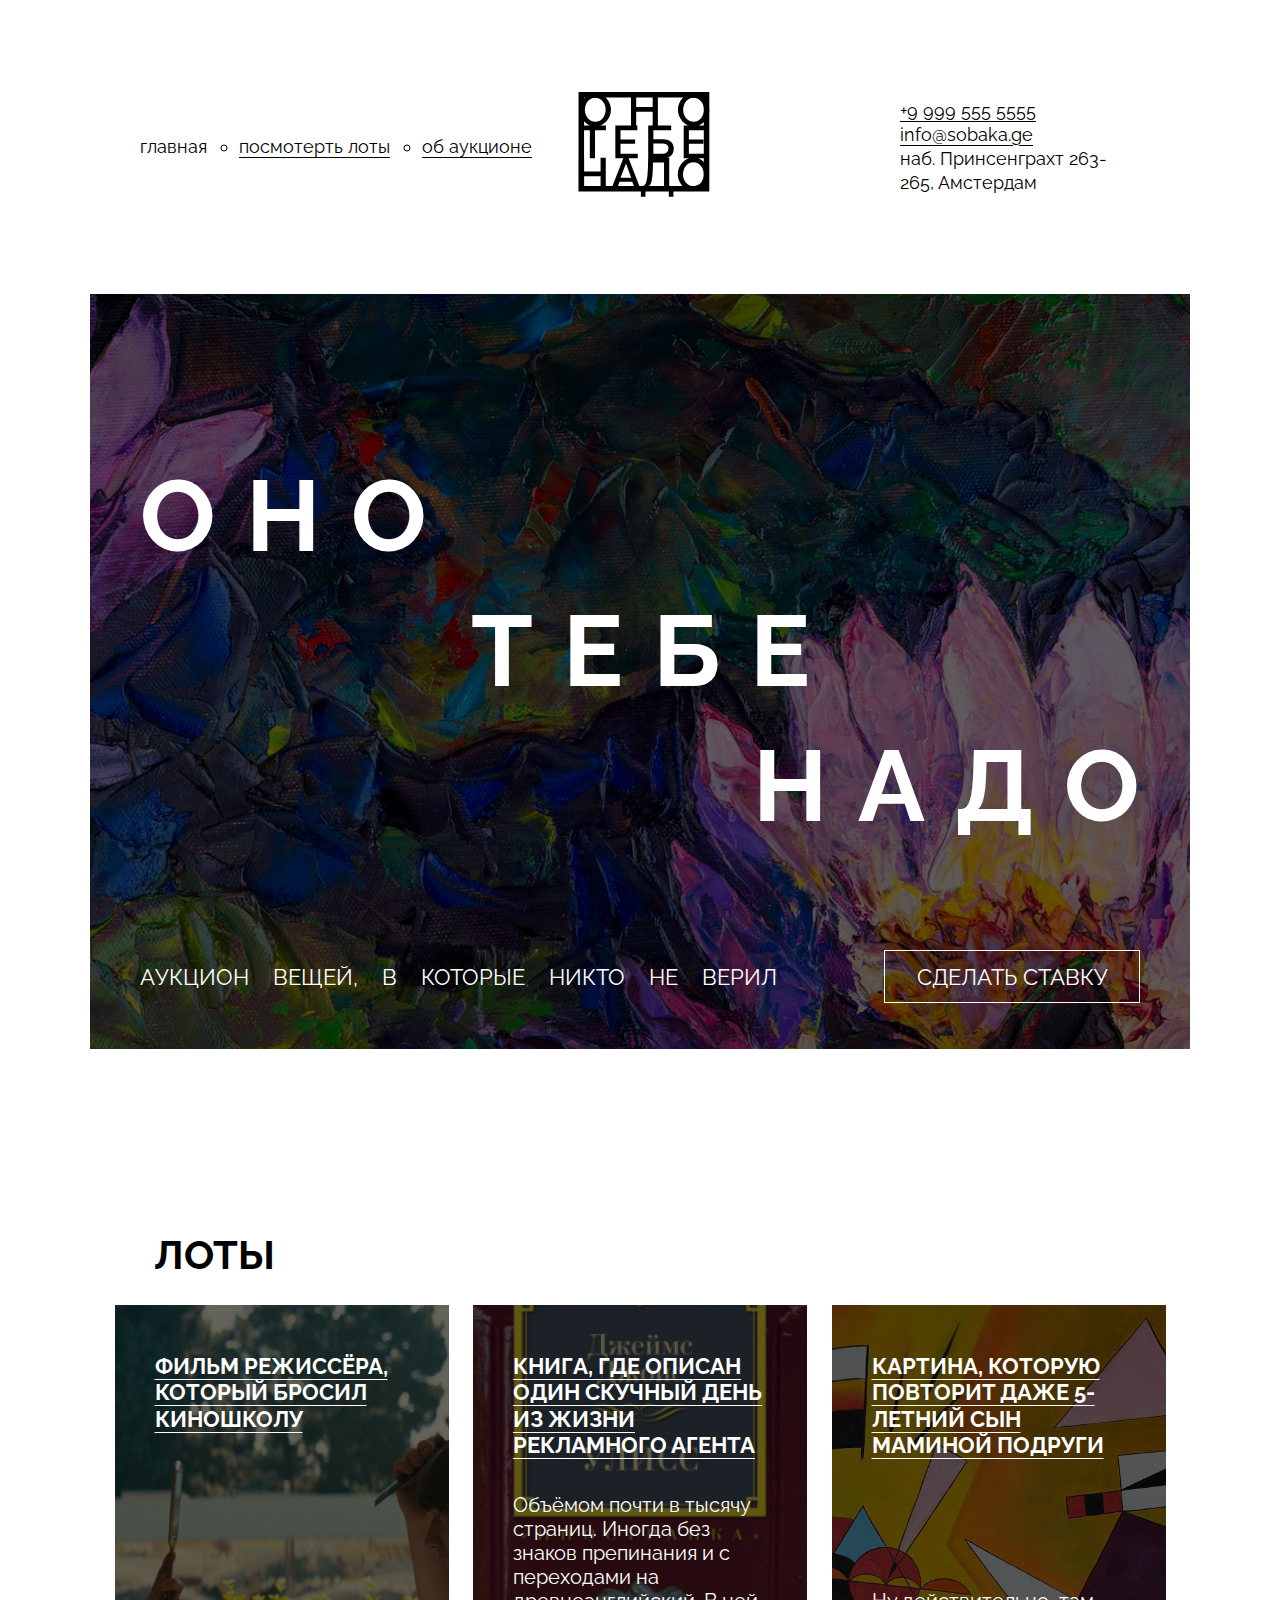
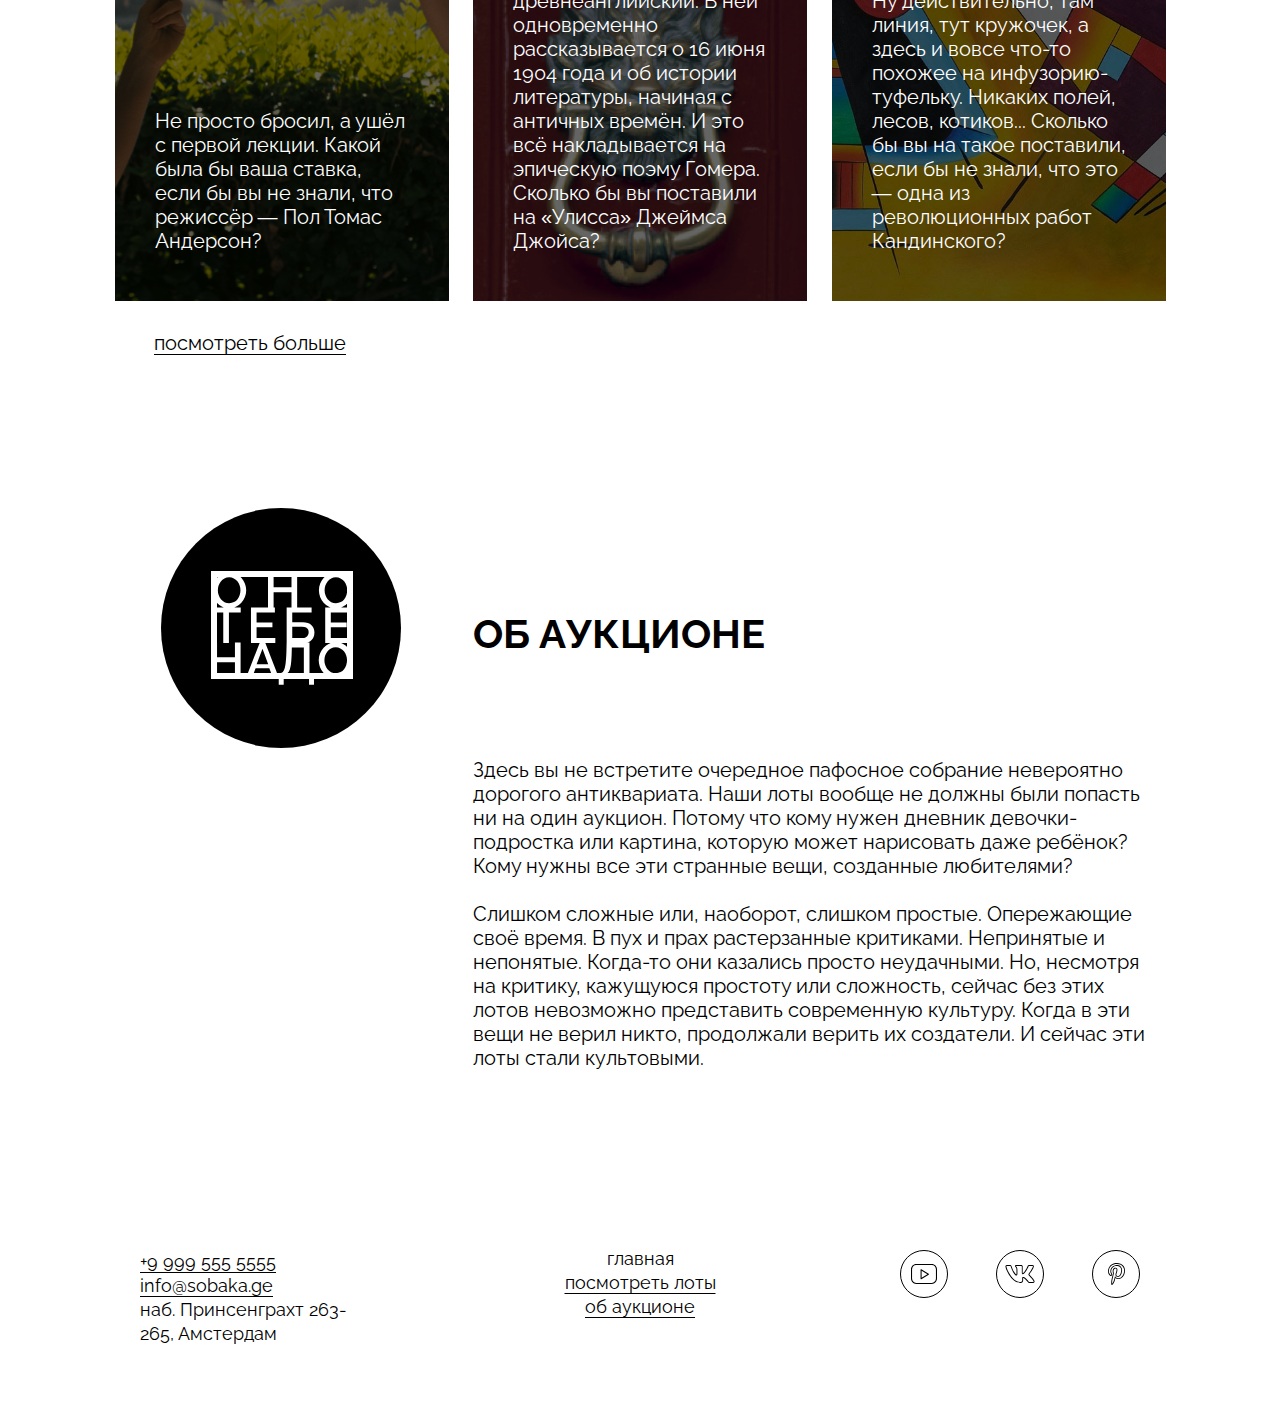
<file: index.html>
<!DOCTYPE html>
<html lang="ru">
  <head>
    <meta charset="UTF-8" />
    <meta http-equiv="X-UA-Compatible" content="IE=edge" />
    <meta name="viewport" content="width=device-width, initial-scale=1.0" />
    <title>Оно тебе надо — аукцион вещей, в которые никто не верил</title>
    <link rel="stylesheet" href="./fonts/fonts.css" />
    <link rel="stylesheet" href="./styles/global.css" />
    <link rel="stylesheet" href="./styles/style.css" />
  </head>
  <body>
    <header class="header">
      <nav class="header__menu">
        <ul class="header__menu-list">
          <li class="header__links-list-item_no-bullit">
            <a class="header__link header__link_active">главная</a>
          </li>
          <li>
            <a class="header__link underline-position" href="#0">посмотерть лоты</a>
          </li>
          <li>
            <a class="header__link underline-position" href="#0">об аукционе</a>
          </li>
        </ul>
      </nav>
      <a class="header__logo">
        <img
          src="./images/logo-black.svg"
          class="header__logo-image"
          alt="logo-image"
        />
      </a>
      <address class="address header__address">
        <a href="tel:+99995555555" class="underline-position"
          >+9 999 555 5555</a
        >
        <a href="mailto:info@sobaka.ge" class="underline-position"
          >info@sobaka.ge</a
        >
        <br />наб. Принсенграхт 263-<br />
        265, Амстердам
      </address>
    </header>
    <main>
      <section class="cover">
        <div class="overlay"></div>
        <h1 class="cover__title">
          <span class="aligned-text">оно</span>
          <span class="aligned-text_center">тебе</span>
          <span class="aligned-text_right">надо</span>
        </h1>
        <div class="cover__description">
          <p class="cover__description-text">
            Аукцион вещей, в которые никто не верил
          </p>
          <button class="bet-button" type="button">Сделать ставку</button>
        </div>
      </section>
      <section class="lots">
        <h2 class="lots__heading">Лоты</h2>
        <ul class="lots__card-list">
          <li class="lots__card-list-item">
            <a class="card-link" href="#0">
              <article class="card card_type_film">
                <div class="overlay"></div>
                <h3 class="card__title">
                  Фильм режиссёра, который бросил киношколу
                </h3>
                <p class="card__text">
                  Не просто бросил, а ушёл с первой лекции. Какой была бы ваша
                  ставка, если бы вы не знали, что режиссёр — Пол Томас
                  Андерсон?
                </p>
              </article>
            </a>
          </li>
          <li class="lots__card-list-item">
            <a class="card-link" href="#0">
              <article class="card card_type_book">
                <div class="overlay"></div>
                <h3 class="card__title">
                  Книга, где описан один скучный день из жизни рекламного агента
                </h3>
                <p class="card__text">
                  Объёмом почти в тысячу страниц. Иногда без знаков препинания и
                  с переходами на древнеанглийский. В ней одновременно
                  рассказывается о 16 июня 1904 года и об истории литературы,
                  начиная с античных времён. И это всё накладывается на
                  эпическую поэму Гомера. Сколько бы вы поставили на «Улисса»
                  Джеймса Джойса?
                </p>
              </article>
            </a>
          </li>
          <li class="lots__card-list-item">
            <a class="card-link" href="#0">
              <article class="card card_type_picture">
                <div class="overlay"></div>
                <h3 class="card__title">
                  Картина, которую повторит даже 5-летний сын маминой подруги
                </h3>
                <p class="card__text">
                  Ну действительно, там линия, тут кружочек, а здесь и вовсе
                  что-то похожее на инфузорию-туфельку. Никаких полей, лесов,
                  котиков... Сколько бы вы на такое поставили, если бы не знали,
                  что это — одна из революционных работ Кандинского?
                </p>
              </article>
            </a>
          </li>
        </ul>
        <a class="lots__look-more-link" href="#0">посмотреть больше</a>
      </section>
      <section class="about">
        <div class="about__column">
          <div class="about__logo">
            <img
              class="about__logo-image"
              src="./images/logo-white.svg"
              alt="logo-image"
            />
          </div>
        </div>
        <div class="about__column">
          <h3 class="about__title">Об аукционе</h3>
          <div class="about__text">
            <p>
              Здесь вы не встретите очередное пафосное собрание невероятно
              дорогого антиквариата. Наши лоты вообще не должны были попасть
              ни на один аукцион. Потому что кому нужен дневник девочки-подростка
              или картина, которую может нарисовать даже ребёнок?
              Кому нужны все эти странные вещи, созданные любителями?
            </p>
            <p>
              Слишком сложные или, наоборот, слишком простые. Опережающие
              своё время. В пух и прах растерзанные критиками. Непринятые и
              непонятые. Когда-то они казались просто неудачными. Но,
              несмотря
              на критику, кажущуюся простоту или сложность, сейчас без этих
              лотов невозможно представить современную культуру. Когда в
              эти вещи не верил никто, продолжали верить их создатели. И
              сейчас эти лоты стали культовыми.
            </p>
          </div>
        </div>
      </section>
    </main>
    <footer class="footer">
      <address class="address footer__address">
        <a href="tel:+99995555555" class="underline-position"
          >+9 999 555 5555</a
        >
        <a href="mailto:info@sobaka.ge" class="underline-position"
          >info@sobaka.ge</a
        >
        <br />наб. Принсенграхт 263-265, Амстердам
      </address>
      <nav class="footer__menu">
        <ul class="footer__menu-list">
          <li class="footer__menu-list-item">
            <a class="footer__menu-link footer__menu-link_active">главная</a>
          </li>
          <li class="footer__menu-list-item">
            <a class="footer__menu-link underline-position" href="#0"
              >посмотреть лоты
            </a>
          </li>
          <li class="footer__menu-list-item">
            <a class="footer__menu-link underline-position" href="#0"
              >об аукционе
            </a>
          </li>
        </ul>
      </nav>
      <ul class="footer__social-list">
        <li class="footer__social-list-item">
          <a class="footer__social-link yt" href="#0" target="_blank">
            <div class="footer__social-icon">
              <img src="./images/yt.svg" alt="youtube-logo" />
            </div>
          </a>
        </li>
        <li class="footer__social-list-item">
          <a class="footer__social-link vk" href="#0" target="_blank">
            <div class="footer__social-icon">
              <img src="images/vk.svg" alt="vk-logo" /></div
          ></a>
        </li>
        <li class="footer__social-list-item">
          <a class="footer__social-link pin" href="#0" target="_blank">
            <div class="footer__social-icon">
              <img src="./images/pinterest.svg" alt="pinterest-logo" />
            </div>
          </a>
        </li>
      </ul>
    </footer>
  </body>
</html>
</file>
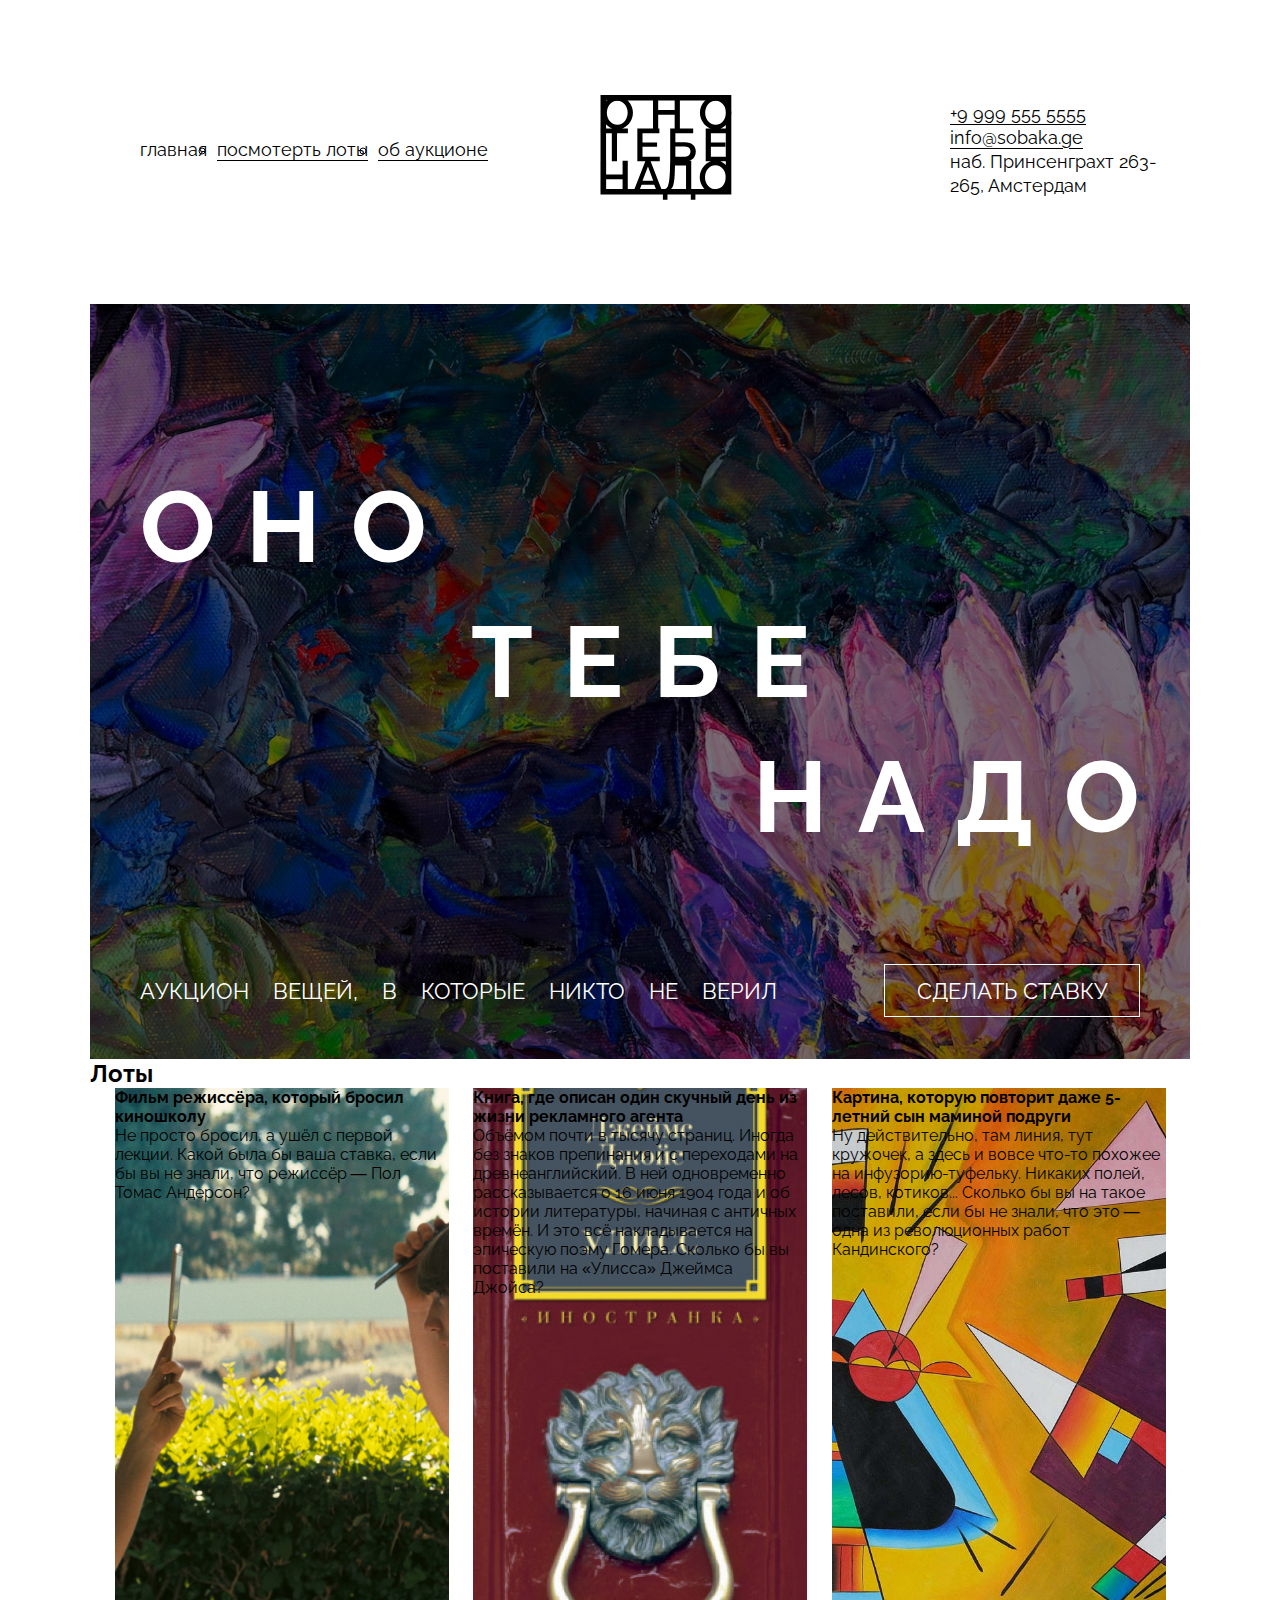
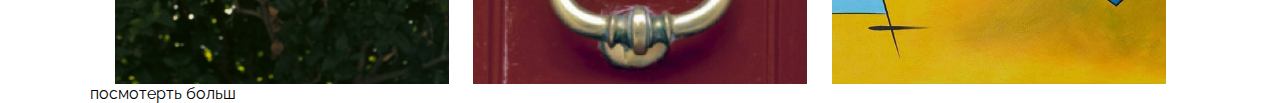
<file: ono-tebe-nado-fd/index.html>
<!DOCTYPE html>
<html lang="ru">
  <head>
    <meta charset="UTF-8" />
    <meta http-equiv="X-UA-Compatible" content="IE=edge" />
    <meta name="viewport" content="width=device-width, initial-scale=1.0" />
    <title>Оно тебе надо — аукцион вещей, в которые никто не верил</title>
    <link rel="stylesheet" href="./fonts/fonts.css" />
    <link rel="stylesheet" href="./styles/global.css" />
    <link rel="stylesheet" href="./styles/style.css" />
  </head>
  <body>
    <header class="header">
      <nav class="header__menu">
        <li class="header__links-list-item_no-bullit">
          <a class="header__link">главная</a>
        </li>
        <li>
          <a class="header__link_active underline-position">посмотерть лоты</a>
        </li>
        <li>
          <a class="header__link_active underline-position">об аукционе</a>
        </li>
      </nav>
      <a class="header__logo">
        <img src="./images/logo-black.svg" class="header__logo-image" />
      </a>
      <adress class="adress header__address">
        <a href="tel:+99995555555" class="underline-position"
          >+9 999 555 5555</a
        >
        <a href="mailto:info@sobaka.ge" class="underline-position"
          >info@sobaka.ge</a
        >
        <br />наб. Принсенграхт 263-<br />
        265, Амстердам
      </adress>
    </header>
    <main>
      <section class="cover">
        <div class="overlay"></div>
        <h1 class="cover__title">
          <span class="aligned-text">оно</span>
          <span class="aligned-text_center">тебе</span>
          <span class="aligned-text_right">надо</span>
        </h1>
        <div class="cover__description">
          <p class="cover__description-text">
            Аукцион вещей, в которые никто не верил
          </p>
          <button class="bet-button">Сделать ставку</button>
        </div>
      </section>
      <section class="lots">
        <h2 class="lots__heading">Лоты</h2>
        <ul class="lots__card-list">
          <li class="lots__card-list-item">
            <a class="card-link">
              <article class="card card_type_film">
                <h4>Фильм режиссёра, который бросил киношколу</h4>
                <p>Не просто бросил, а ушёл с первой лекции. Какой была бы ваша ставка, если бы вы не знали, что режиссёр — Пол Томас Андерсон?</p>
              </article>
            </a>
          </li>
          <li class="lots__card-list-item">
            <a class="card-link">
              <article class="card card_type_book">
                <h4>Книга, где описан один скучный день из жизни рекламного агента</h4>
                <p>Объёмом почти в тысячу страниц. Иногда без знаков препинания и с переходами на древнеанглийский. В ней одновременно рассказывается о 16 июня 1904 года и об истории литературы, начиная с античных времён. И это всё накладывается на эпическую поэму Гомера. Сколько бы вы поставили на «Улисса» Джеймса Джойса?</p>
              </article>
            </a>
          </li>
          <li class="lots__card-list-item">
            <a class="card-link">
              <article class="card card_type_picture">
                <h4>Картина, которую повторит даже 5-летний сын маминой подруги</h4>
                <p>Ну действительно, там линия, тут кружочек, а здесь и вовсе что-то похожее на инфузорию-туфельку. Никаких полей, лесов, котиков... Сколько бы вы на такое поставили, если бы не знали, что это — одна из революционных работ Кандинского?</p>
              </article>
            </a>
          </li>
        </ul>
        <a class="lots__look-more-link">посмотерть больш</a>
      </section>
      <section class="about">
        <div></div>
        <div>
          <h3></h3>
          <p></p>
        </div>
      </section>
    </main>
    <footer class="footer">
      <address></address>
      <nav></nav>
      <ul></ul>
    </footer>
  </body>
</html>
</file>
<file: fonts/fonts.css>
@font-face {
  font-family: Raleway;
  src:
    url(./Raleway-Regular.woff2) format('woff2'),
    url(./Raleway-Regular.woff) format('woff');
  font-weight: normal;
  font-display: swap;
}

@font-face {
  font-family: Raleway;
  src:
    url(./Raleway-Bold.woff2) format('woff2'),
    url(./Raleway-Bold.woff) format('woff');
  font-weight: bold;
  font-display: swap;
}
</file>
<file: styles/global.css>
*,
*::before,
*::after {
  box-sizing: border-box;
}

body {
  width: 1100px;
  margin: 0 auto;
  font-family: Raleway, sans-serif;
}

h1,
h2,
h3,
h4,
h5,
h6,
p,
ul,
ol,
li,
blockquote {
  margin: 0;
  padding: 0;
}

a {
  color: inherit;
}

img {
  width: 100%;
}

button {
  font: inherit;
}
</file>
<file: styles/style.css>
.header {
  display: grid;
  grid-template-columns: 1fr min-content 1fr;
  align-items: center;
  font-weight: 400;
  font-size: 18px;
  padding-top: 92px;
  padding-left: 50px;
  padding-bottom: 93px;
}
.header__menu-list {
  display: flex;
  list-style: circle;
  gap: 32px;
}

.header__links-list-item_no-bullit {
  list-style: none;
}
.header__link {
  font-weight: 400;
  font-size: 18px;
}
.header__link_active {
  text-decoration: none;
}
.header__logo {
  display: block;
  margin-right: 45px;
}
.header__logo-image {
  width: 148px;
  height: 105px;
}
.address {
  font-weight: 400;
  font-size: 18px;
  line-height: 24px;
  font-style: normal;
}
.header__address {
  max-width: 240px;
  justify-self: end;
  margin-right: 50px;
}
.underline-position {
  text-underline-position: under;
}
.cover {
  background-image: url("../images/cover.jpg");
  position: relative;
  background-repeat: no-repeat;
  background-size: cover;
  background-position: center;
}
.overlay {
  position: absolute;
  background-color: rgb(0 0 0 / 0.6);
  inset: 0;
  z-index: 0;
}
.cover__title {
  font-weight: 700;
  position: relative;
  color: #ffffff;
  font-size: 100px;
  line-height: 135px;
  letter-spacing: 30px;
  text-transform: uppercase;
  z-index: 1;
  padding-top: 154px;
}
.aligned-text {
  padding-left: 50px;
}
.aligned-text_center {
  padding-left: 380.5px;
}
.aligned-text_right {
  padding-left: 663px;
}
.cover__description {
  display: flex;
  z-index: 1;
  padding-left: 50px;
  padding-top: 97px;
  padding-bottom: 46px;
  align-items: center;
  gap: 107px;
}
.cover__description-text {
  font-weight: 400;
  font-size: 22px;
  line-height: 28px;
  text-transform: uppercase;
  color: #ffffff;
  z-index: 1;
  word-spacing: 18px;
}
.bet-button {
  font-weight: 500;
  font-size: 22px;
  line-height: 28px;
  text-align: center;
  text-transform: uppercase;
  background-color: transparent;
  color: #ffffff;
  z-index: 1;
  padding: 11.5px 31.5px;
  border-color: #ffffff;
  border-style: solid;
  border-width: 1px;
}
.lots {
  padding-top: 186px;
}
.lots__heading {
  font-weight: 700;
  font-size: 40px;
  line-height: 100%;
  text-transform: uppercase;
  padding-left: 64px;
  padding-bottom: 5px;
}
.lots__card-list {
  display: flex;
  list-style: none;
  justify-content: space-evenly;
  flex-wrap: wrap;
}
.lots__card-list-item {
  width: 334px;
  min-height: 596px;
  margin-top: 25px;
}
.card-link,
.card {
  height: 100%;
}
.card-link {
  text-decoration: none;
}
.card {
  display: flex;
  flex-direction: column;
  justify-content: space-between;
  padding: 48px 40px;
  position: relative;
  background-size: cover;
  background-position: center;
}
.card_type_film {
  background-image: url(../images/card-lot-01.jpg);
}
.card_type_book {
  background-image: url(../images/card-lot-02.jpg);
}
.card_type_picture {
  background-image: url(../images/card-lot-03.jpg);
}
.card__title,
.card__text {
  z-index: 1;
}
.card__title {
  font-weight: 700;
  font-size: 22px;
  line-height: 120%;
  text-transform: uppercase;
  text-decoration: underline;
  text-decoration-style: solid;
  color: #ffffff;
  text-underline-position: under;
  text-decoration-thickness: 1px;
}
.card__text {
  font-weight: 400;
  font-size: 20px;
  line-height: 120%;
  letter-spacing: 0%;
  color: #ffffff;
}
.lots__look-more-link {
  font-weight: 400;
  font-size: 20px;
  line-height: 100%;
  display: block;
  padding-top: 32px;
  padding-left: 64px;
  padding-bottom: 120px;
  text-decoration-thickness: 1px;
  text-underline-position: under;
}
.about {
  display: grid;
  grid-template-columns: 334px 1fr;
  padding-left: 24px;
  column-gap: 25px;
}
.about__logo {
  background-color: black;
  height: 240px;
  width: 240px;
  border-radius: 120px;
  display: flex;
  justify-content: center;
  align-items: center;
  justify-self: center;
  margin-top: 35px;
}
.about__logo-image {
  width: 148px;
  height: 114px;
}
.about__title {
  font-weight: 700;
  font-size: 40px;
  line-height: 100%;
  text-transform: uppercase;
  margin-top: 141px;
  padding-bottom: 104px;
}
.about__text {
  font-weight: 400;
  font-size: 20px;
  line-height: 24px;
  display: flex;
  flex-direction: column;
  gap: 24px;
  padding-right: 27px;
}
.footer {
  display: grid;
  grid-template-columns: auto auto auto;
  justify-content: space-between;
  margin-top: 180px;
  margin-right: 50px;
  margin-left: 50px;
  margin-bottom: 82px;
}
.footer__address {
  max-width: 240px;
  justify-self: start;
}
.footer__menu-list {
  text-align: center;
  display: flex;
  flex-direction: column;
  gap: 5px;
}
.footer__menu-list-item {
  list-style: none;
  justify-self: center;
  text-underline-position: auto;
}
.footer__menu-link {
  font-weight: 400;
  font-size: 18px;
  line-height: 100%;
}
.footer__menu-link_active {
  text-decoration: none;
}
.footer__social-list-item {
  list-style: none;
}
.footer__social-list {
  display: flex;
  gap: 48px;
}
.footer__social-icon {
  width: 48px;
  height: 48px;
}
</file>
<file: ono-tebe-nado-fd/fonts/fonts.css>
@font-face {
  font-family: Raleway;
  src:
    url(./Raleway-Regular.woff2) format('woff2'),
    url(./Raleway-Regular.woff) format('woff');
  font-weight: normal;
  font-display: swap;
}

@font-face {
  font-family: Raleway;
  src:
    url(./Raleway-Bold.woff2) format('woff2'),
    url(./Raleway-Bold.woff) format('woff');
  font-weight: bold;
  font-display: swap;
}
</file>
<file: ono-tebe-nado-fd/styles/global.css>
*,
*::before,
*::after {
  box-sizing: border-box;
}

body {
  width: 1100px;
  margin: 0 auto;
  font-family: Raleway, sans-serif;
}

h1,
h2,
h3,
h4,
h5,
h6,
p,
ul,
ol,
li,
blockquote {
  margin: 0;
  padding: 0;
}

a {
  color: inherit;
}

img {
  width: 100%;
}

button {
  font: inherit;
}
</file>
<file: ono-tebe-nado-fd/styles/style.css>
.header {
  display: grid;
  grid-template-columns: 1fr min-content 1fr;
  align-items: center;
  font-weight: 400;
  font-size: 18px;
  padding-top: 95px;
  padding-left: 50px;
  padding-bottom: 100px;
}
.header__menu {
  display: flex;
  list-style: circle;
  gap: 10px;
  font-weight: 400;
  font-size: 18px;
}
.header__links-list-item_no-bullit {
  list-style: none;
}
.header__link_active {
  text-decoration: underline;
}
.header__logo {
  display: block;
}
.header__logo-image {
  width: 148px;
  height: 105px;
}
.adress {
  font-weight: 400;
  font-size: 18px;
  line-height: 24px;
}
.header__address {
  max-width: 240px;
  justify-self: end;
}
.underline-position {
  text-underline-position: under;
}
.cover {
  background-image: url("../images/cover.jpg");
  position: relative;
  background-repeat: no-repeat;
  background-size:cover;
  background-position: center;
}
.overlay {
  position: absolute;
  background-color: rgb(0 0 0 / 0.5);
  inset: 0;
  z-index: 0;
}
.cover__title{
  font-weight: 700;
  position: relative;
  color: #ffffff;
  font-size: 100px;
  line-height: 135px;
  letter-spacing: 30px;
  text-transform: uppercase;
  z-index: 1;
  padding-top: 155px;
}
.aligned-text {
  padding-left: 50px;
}
.aligned-text_center {
  padding-left: 380.5px;
}
.aligned-text_right {
  padding-left: 663px;
}
.cover__description{
  display: flex;
  z-index: 1;
  padding-left: 50px;
  padding-top: 100px;
  padding-bottom: 42px;
  align-items: center;
  gap: 107px;
}
.cover__description-text {
  font-weight: 400;
  font-size: 22px;
  line-height: 28px;
  text-transform: uppercase;
  color:#ffffff;
  z-index: 1;
  word-spacing: 18px;
}
.bet-button{
font-weight: 500;
font-size: 22px;
line-height: 28px;
text-align: center;
text-transform: uppercase;
background-color: transparent;
color: #ffffff;
z-index: 1;
padding: 11.5px 31.5px;
border-color: #ffffff;
border-style: solid;
border-width: 1px;
}
.lots__card-list{
  display:flex;
  list-style: none;
  justify-content: space-evenly;
}
.lots__card-list-item{
  width: 334px;
  min-height: 596px;
}
.card-link, .card{
height: 100%;
}
.card_type_film{
  background-image: url(../images/card-lot-01.jpg);
  background-size: cover;
  background-position: center;
}
.card_type_book{
  background-image: url(../images/card-lot-02.jpg);
  background-size: cover;
  background-position: center;
}
.card_type_picture{
  background-image: url(../images/card-lot-03.jpg);
  background-size: cover;
  background-position: center;
}
</file>
